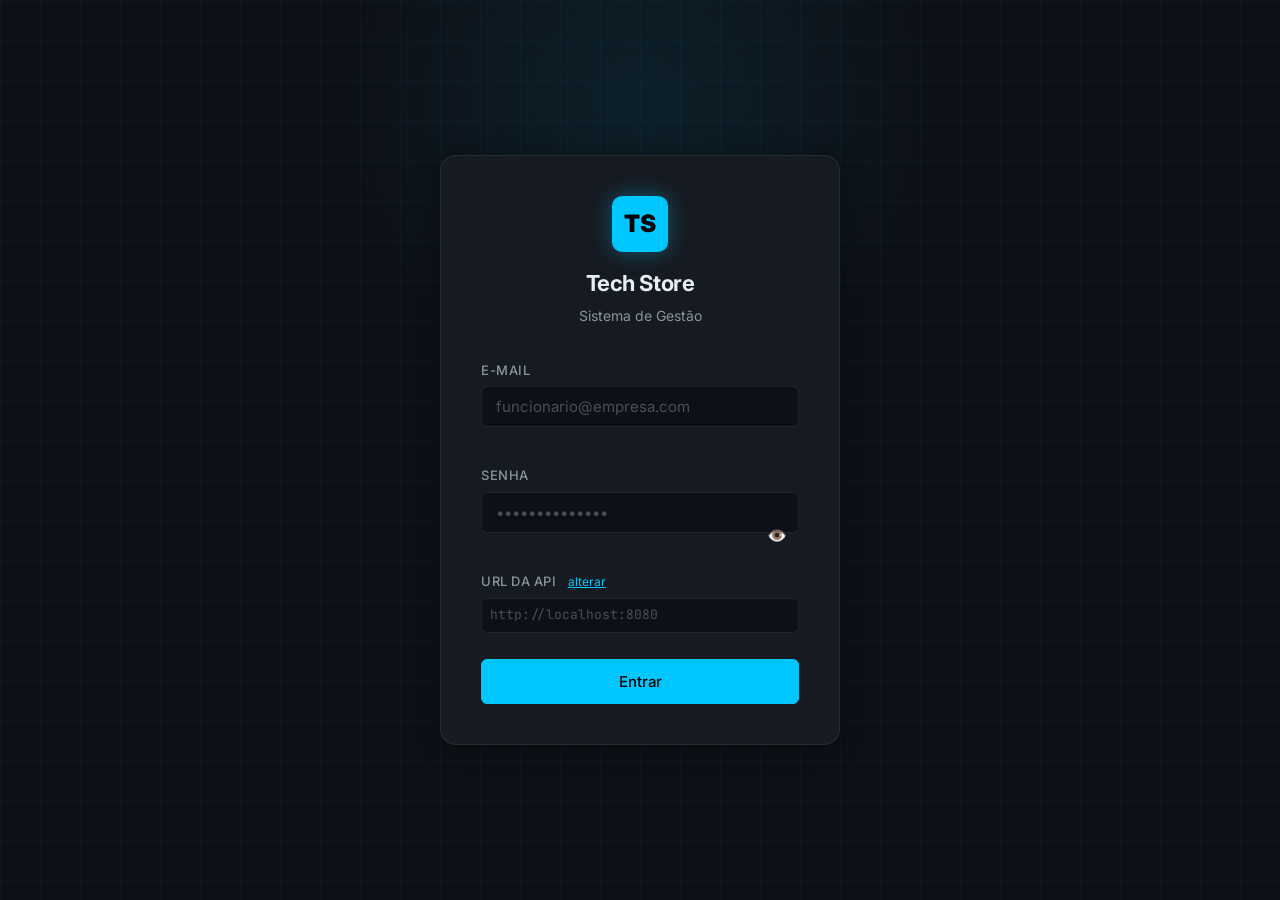
<file: index.html>
<!DOCTYPE html>
<html lang="pt-BR">
<head>
  <meta charset="UTF-8">
  <meta name="viewport" content="width=device-width, initial-scale=1.0">
  <title>Tech Store — Painel</title>
  <link rel="stylesheet" href="css/variables.css">
  <link rel="stylesheet" href="css/base.css">
  <link rel="stylesheet" href="css/layout.css">
</head>
<body>

  <!-- Toast container -->
  <div id="toast-container"></div>

  <!-- ─── App shell ──────────────────────────── -->
  <div class="app-shell">

    <!-- Sidebar -->
    <aside class="sidebar">
      <div class="sidebar-logo">
        <div class="logo-icon">TS</div>
        <div>
          <div class="logo-text">Tech Store</div>
          <div class="logo-sub">Sistema de Gestão</div>
        </div>
      </div>

      <nav class="sidebar-nav">

        <div class="nav-section-label">Geral</div>
        <button class="nav-item" data-page="dashboard">
          <span class="nav-icon">📊</span> Dashboard
        </button>

        <div class="nav-section-label">Operações</div>
        <button class="nav-item" data-page="vendas">
          <span class="nav-icon">🛒</span> Vendas
        </button>
        <button class="nav-item" data-page="produtos">
          <span class="nav-icon">📦</span> Produtos
        </button>
        <button class="nav-item" data-page="clientes">
          <span class="nav-icon">👤</span> Clientes
        </button>

        <div class="nav-section-label">Administração</div>
        <button class="nav-item" data-page="funcionarios">
          <span class="nav-icon">🧑‍💼</span> Funcionários
        </button>
        <button class="nav-item" data-page="empresas">
          <span class="nav-icon">🏢</span> Empresas
        </button>
        <button class="nav-item" data-page="fornecedores">
          <span class="nav-icon">🚚</span> Fornecedores
        </button>
        <button class="nav-item" data-page="categorias">
          <span class="nav-icon">🏷️</span> Categorias
        </button>

      </nav>

      <div class="sidebar-footer">
        <div class="user-info">
          <div class="user-avatar" id="user-avatar">?</div>
          <div>
            <div class="user-name" id="user-name">Usuário</div>
            <div class="user-role">Administrador</div>
          </div>
        </div>
        <button class="btn btn-logout btn-sm" id="btn-logout">
          🚪 Sair
        </button>
      </div>
    </aside>

    <!-- Main content -->
    <div class="main-content">

      <!-- Topbar -->
      <header class="topbar">
        <div style="display:flex;align-items:center;gap:.75rem">
          <button class="hamburger" id="hamburger" aria-label="Menu">☰</button>
          <span class="topbar-title" id="topbar-title">Dashboard</span>
        </div>
        <div class="topbar-actions">
          <div class="api-indicator">
            <div class="api-dot" id="api-status-dot"></div>
            <span id="api-status-label">verificando...</span>
          </div>
          <button class="btn btn-secondary btn-sm" id="btn-api-settings" title="Configurar URL da API">
            ⚙️ API
          </button>
        </div>
      </header>

      <!-- Pages -->
      <main class="page-content">

        <div class="view-page" id="view-dashboard"></div>
        <div class="view-page" id="view-produtos"></div>
        <div class="view-page" id="view-clientes"></div>
        <div class="view-page" id="view-vendas"></div>
        <div class="view-page" id="view-funcionarios"></div>
        <div class="view-page" id="view-empresas"></div>
        <div class="view-page" id="view-fornecedores"></div>
        <div class="view-page" id="view-categorias"></div>

      </main>
    </div>
  </div>

  <!-- ─── Confirm delete modal ────────────────── -->
  <div class="modal-overlay hidden" id="modal-confirm">
    <div class="modal" style="max-width:400px">
      <h2 style="margin-bottom:.75rem">⚠️ Confirmar exclusão</h2>
      <p id="confirm-text" style="color:var(--text-secondary);margin-bottom:1.5rem;font-size:.9375rem"></p>
      <div style="display:flex;justify-content:flex-end;gap:.75rem">
        <button class="btn btn-secondary" onclick="Modal.close('modal-confirm')">Cancelar</button>
        <button class="btn btn-danger" id="confirm-ok">Excluir</button>
      </div>
    </div>
  </div>

  <!-- ─── API settings modal ──────────────────── -->
  <div class="modal-overlay hidden" id="modal-api-settings">
    <div class="modal" style="max-width:420px">
      <button class="modal-close" onclick="Modal.close('modal-api-settings')">✕</button>
      <h2>Configurações da API</h2>
      <p style="color:var(--text-secondary);font-size:.875rem;margin-bottom:1.25rem">
        Informe a URL base do servidor backend.
      </p>
      <div class="form-group">
        <label>URL da API</label>
        <input class="form-control" id="api-url-input" type="url" placeholder="http://localhost:8080">
      </div>
      <div style="display:flex;justify-content:flex-end;gap:.75rem;margin-top:1rem">
        <button class="btn btn-secondary" onclick="Modal.close('modal-api-settings')">Cancelar</button>
        <button class="btn btn-primary" id="btn-save-api-url">Salvar</button>
      </div>
    </div>
  </div>

  <!-- ─── Scripts ─────────────────────────────── -->
  <script src="js/api.js"></script>
  <script src="js/ui.js"></script>

  <!-- Pages — uma entidade por arquivo -->
  <script src="js/pages/dashboard.js"></script>
  <script src="js/pages/produtos.js"></script>
  <script src="js/pages/clientes.js"></script>
  <script src="js/pages/vendas.js"></script>
  <script src="js/pages/funcionarios.js"></script>
  <script src="js/pages/empresas.js"></script>
  <script src="js/pages/fornecedores.js"></script>
  <script src="js/pages/categorias.js"></script>

  <!-- Índice de páginas + roteador (devem vir após os controllers) -->
  <script src="js/pages.js"></script>
  <script src="js/router.js"></script>
  <script>
    // ── Auth guard ────────────────────────────
    if (!sessionStorage.getItem('ts_logged')) {
      window.location.href = 'login.html';
    }

    // ── Preencher dados reais do funcionário ──
    const nomeCompleto = sessionStorage.getItem('ts_user_name') || 'Usuário';
    const cargo        = sessionStorage.getItem('ts_user_cargo') || '';
    const nivelAcesso  = sessionStorage.getItem('ts_user_nivel') || '';
    const imagemUrl    = sessionStorage.getItem('ts_user_imagem') || '';
    const empresaNome  = sessionStorage.getItem('ts_empresa_nome') || '';

    const primeiroNome = nomeCompleto.split(' ')[0];
    const iniciais     = nomeCompleto.split(' ').map(p => p[0]).slice(0, 2).join('').toUpperCase();

    // Avatar: imagem real ou iniciais
    const avatarEl = document.getElementById('user-avatar');
    if (imagemUrl) {
      avatarEl.innerHTML = '<img src="' + imagemUrl + '" alt="' + primeiroNome + '" style="width:100%;height:100%;object-fit:cover;border-radius:50%;">';
    } else {
      avatarEl.textContent = iniciais;
    }

    document.getElementById('user-name').textContent = primeiroNome;

    // Sub-info: cargo e empresa
    const userRoleEl = document.querySelector('.user-role');
    if (userRoleEl) {
      userRoleEl.textContent = cargo
        ? (empresaNome ? cargo + ' · ' + empresaNome : cargo)
        : (empresaNome || nivelAcesso || 'Funcionário');
    }

    avatarEl.title = nomeCompleto + '\n' + cargo;

    // ── Logout ────────────────────────────────
    document.getElementById('btn-logout').addEventListener('click', () => {
      sessionStorage.clear();
      window.location.href = 'login.html';
    });

    // ── Boot ──────────────────────────────────
    Router.init();
  </script>

</body>
</html>
</file>
<file: css/variables.css>
/* =============================================
   TECH STORE — Design Tokens
   ============================================= */

:root {
  /* Palette */
  --bg-base:      #0d1117;
  --bg-surface:   #161b22;
  --bg-card:      #1c2230;
  --bg-hover:     #222d3d;

  --accent:       #00c6ff;
  --accent-dim:   rgba(0, 198, 255, 0.12);
  --accent-glow:  rgba(0, 198, 255, 0.35);

  --success:      #2ea043;
  --warning:      #d29922;
  --danger:       #f85149;
  --danger-dim:   rgba(248, 81, 73, 0.12);

  --text-primary:   #e6edf3;
  --text-secondary: #8b949e;
  --text-muted:     #484f58;

  --border:       rgba(255,255,255,0.08);
  --border-accent: rgba(0,198,255,0.3);

  /* Typography */
  --font-display: 'Inter', system-ui, sans-serif;
  --font-body:    'Inter', system-ui, sans-serif;
  --font-mono:    'JetBrains Mono', 'Fira Code', monospace;

  /* Radius */
  --radius-sm:  6px;
  --radius-md:  10px;
  --radius-lg:  16px;

  /* Shadows */
  --shadow-card: 0 4px 24px rgba(0,0,0,0.4);
  --shadow-glow: 0 0 20px var(--accent-glow);

  /* Transitions */
  --transition: 180ms ease;
}
</file>
<file: css/base.css>
/* =============================================
   TECH STORE — Base / Reset
   ============================================= */

@import url('https://fonts.googleapis.com/css2?family=Inter:wght@300;400;500;600;700&family=JetBrains+Mono:wght@400;500&display=swap');

*, *::before, *::after { box-sizing: border-box; margin: 0; padding: 0; }

html { scroll-behavior: smooth; }

body {
  font-family: var(--font-body);
  background: var(--bg-base);
  color: var(--text-primary);
  min-height: 100vh;
  font-size: 15px;
  line-height: 1.6;
  -webkit-font-smoothing: antialiased;
}

a { color: var(--accent); text-decoration: none; }
a:hover { text-decoration: underline; }

img { max-width: 100%; }

button, input, select, textarea {
  font-family: var(--font-body);
  font-size: inherit;
}

/* ─── Scrollbar ─── */
::-webkit-scrollbar { width: 6px; height: 6px; }
::-webkit-scrollbar-track { background: var(--bg-base); }
::-webkit-scrollbar-thumb { background: var(--text-muted); border-radius: 3px; }

/* ─── Utility ─── */
.hidden { display: none !important; }
.sr-only { position: absolute; width: 1px; height: 1px; overflow: hidden; clip: rect(0,0,0,0); }

/* ─── Toast ─── */
#toast-container {
  position: fixed;
  bottom: 1.5rem;
  right: 1.5rem;
  z-index: 9999;
  display: flex;
  flex-direction: column;
  gap: .5rem;
}

.toast {
  padding: .75rem 1.25rem;
  border-radius: var(--radius-md);
  font-size: .875rem;
  font-weight: 500;
  color: #fff;
  animation: slideIn .25s ease;
  box-shadow: var(--shadow-card);
  max-width: 320px;
}
.toast.success { background: #1a3b22; border: 1px solid var(--success); }
.toast.error   { background: #3b1a1a; border: 1px solid var(--danger); }
.toast.info    { background: #0d2233; border: 1px solid var(--accent); }

@keyframes slideIn {
  from { transform: translateX(110%); opacity: 0; }
  to   { transform: translateX(0);   opacity: 1; }
}

/* ─── Modal overlay ─── */
.modal-overlay {
  position: fixed; inset: 0;
  background: rgba(0,0,0,.65);
  backdrop-filter: blur(4px);
  z-index: 500;
  display: flex; align-items: center; justify-content: center;
  padding: 1rem;
}

.modal-overlay.hidden {
  display: none;
}

.modal {
  background: var(--bg-card);
  border: 1px solid var(--border);
  border-radius: var(--radius-lg);
  padding: 2rem;
  width: 100%;
  max-width: 560px;
  max-height: 85vh;
  overflow-y: auto;
  position: relative;
  box-shadow: var(--shadow-card);
}

.modal h2 {
  font-size: 1.125rem;
  font-weight: 600;
  margin-bottom: 1.5rem;
  color: var(--text-primary);
}

.modal-close {
  position: absolute;
  top: 1rem; right: 1rem;
  background: none;
  border: none;
  color: var(--text-secondary);
  cursor: pointer;
  font-size: 1.25rem;
  line-height: 1;
  padding: .25rem;
  transition: color var(--transition);
}
.modal-close:hover { color: var(--text-primary); }

/* ─── Forms ─── */
.form-group {
  margin-bottom: 1rem;
}

.form-group label {
  display: block;
  font-size: .8125rem;
  font-weight: 500;
  color: var(--text-secondary);
  margin-bottom: .375rem;
  text-transform: uppercase;
  letter-spacing: .04em;
}

.form-control {
  width: 100%;
  padding: .625rem .875rem;
  background: var(--bg-base);
  border: 1px solid var(--border);
  border-radius: var(--radius-sm);
  color: var(--text-primary);
  transition: border-color var(--transition), box-shadow var(--transition);
  outline: none;
}
.form-control:focus {
  border-color: var(--accent);
  box-shadow: 0 0 0 3px var(--accent-dim);
}
.form-control::placeholder { color: var(--text-muted); }

/* ─── Buttons ─── */
.btn {
  display: inline-flex;
  align-items: center;
  gap: .5rem;
  padding: .55rem 1.1rem;
  border-radius: var(--radius-sm);
  border: 1px solid transparent;
  font-weight: 500;
  font-size: .875rem;
  cursor: pointer;
  transition: all var(--transition);
  white-space: nowrap;
}
.btn:disabled { opacity: .5; cursor: not-allowed; }

.btn-primary {
  background: var(--accent);
  color: #000;
  border-color: var(--accent);
}
.btn-primary:hover:not(:disabled) {
  background: #29d4ff;
  box-shadow: 0 0 12px var(--accent-glow);
}

.btn-secondary {
  background: transparent;
  color: var(--text-primary);
  border-color: var(--border);
}
.btn-secondary:hover:not(:disabled) {
  background: var(--bg-hover);
  border-color: var(--text-muted);
}

.btn-danger {
  background: var(--danger-dim);
  color: var(--danger);
  border-color: var(--danger);
}
.btn-danger:hover:not(:disabled) {
  background: var(--danger);
  color: #fff;
}

.btn-sm { padding: .35rem .75rem; font-size: .8125rem; }

/* ─── Table ─── */
.table-wrapper {
  overflow-x: auto;
  border-radius: var(--radius-md);
  border: 1px solid var(--border);
  background: var(--bg-card);
}

table {
  width: 100%;
  border-collapse: collapse;
  font-size: .875rem;
}

thead th {
  background: var(--bg-surface);
  color: var(--text-secondary);
  font-size: .75rem;
  font-weight: 600;
  text-transform: uppercase;
  letter-spacing: .06em;
  padding: .75rem 1rem;
  text-align: left;
  border-bottom: 1px solid var(--border);
  white-space: nowrap;
}

tbody tr {
  border-bottom: 1px solid var(--border);
  transition: background var(--transition);
}
tbody tr:last-child { border-bottom: none; }
tbody tr:hover { background: var(--bg-hover); }

tbody td {
  padding: .875rem 1rem;
  color: var(--text-primary);
  vertical-align: middle;
}

/* ─── Badge ─── */
.badge {
  display: inline-block;
  padding: .2em .6em;
  border-radius: 999px;
  font-size: .75rem;
  font-weight: 600;
}
.badge-success { background: rgba(46,160,67,.15); color: #3fb950; }
.badge-warning { background: rgba(210,153,34,.15); color: #d29922; }
.badge-danger  { background: rgba(248,81,73,.15);  color: #f85149; }
.badge-info    { background: var(--accent-dim);    color: var(--accent); }

/* ─── Search bar ─── */
.search-bar {
  position: relative;
}
.search-bar input {
  padding-left: 2.25rem;
}
.search-bar .icon {
  position: absolute;
  left: .75rem;
  top: 50%;
  transform: translateY(-50%);
  color: var(--text-muted);
  pointer-events: none;
  font-size: 1rem;
}

/* ─── Empty state ─── */
.empty-state {
  text-align: center;
  padding: 3rem 1rem;
  color: var(--text-secondary);
}
.empty-state .icon { font-size: 2.5rem; margin-bottom: .75rem; }
.empty-state p { font-size: .9375rem; }

/* ─── Loading spinner ─── */
.spinner {
  width: 20px; height: 20px;
  border: 2px solid var(--border);
  border-top-color: var(--accent);
  border-radius: 50%;
  animation: spin .7s linear infinite;
  display: inline-block;
}
@keyframes spin { to { transform: rotate(360deg); } }

/* ─── Section header ─── */
.section-header {
  display: flex;
  align-items: center;
  justify-content: space-between;
  gap: 1rem;
  flex-wrap: wrap;
  margin-bottom: 1.5rem;
}
.section-header h1 {
  font-size: 1.375rem;
  font-weight: 700;
  letter-spacing: -.02em;
}

/* ─── Responsive grid ─── */
.grid-2 { display: grid; grid-template-columns: repeat(auto-fit, minmax(220px, 1fr)); gap: 1rem; }
.grid-3 { display: grid; grid-template-columns: repeat(auto-fit, minmax(180px, 1fr)); gap: 1rem; }

/* ─── Stat card ─── */
.stat-card {
  background: var(--bg-card);
  border: 1px solid var(--border);
  border-radius: var(--radius-md);
  padding: 1.25rem 1.5rem;
  transition: border-color var(--transition);
}
.stat-card:hover { border-color: var(--border-accent); }
.stat-card .label {
  font-size: .75rem;
  font-weight: 600;
  text-transform: uppercase;
  letter-spacing: .06em;
  color: var(--text-secondary);
  margin-bottom: .5rem;
}
.stat-card .value {
  font-size: 1.75rem;
  font-weight: 700;
  color: var(--text-primary);
  font-variant-numeric: tabular-nums;
}
.stat-card .sub {
  font-size: .8125rem;
  color: var(--text-muted);
  margin-top: .25rem;
}

/* ─── View pages ─── */
.view-page { display: none; }
.view-page.active { display: block; }

/* ─── Animation ─── */
@keyframes fadeIn {
  from { opacity: 0; transform: translateY(8px); }
  to { opacity: 1; transform: translateY(0); }
}

.view-page {
  animation: fadeIn .3s ease;
}
</file>
<file: css/layout.css>
/* =============================================
   TECH STORE — Layout / Sidebar / Topbar
   ============================================= */

/* ─── App shell ─── */
.app-shell {
  display: flex;
  min-height: 100vh;
}

/* ─── Sidebar ─── */
.sidebar {
  width: 240px;
  min-height: 100vh;
  background: var(--bg-surface);
  border-right: 1px solid var(--border);
  display: flex;
  flex-direction: column;
  position: fixed;
  left: 0; top: 0;
  z-index: 100;
  transition: transform .3s ease;
}

.sidebar-logo {
  padding: 1.5rem 1.25rem 1rem;
  border-bottom: 1px solid var(--border);
  display: flex;
  align-items: center;
  gap: .75rem;
  flex-shrink: 0;
}

.sidebar-logo .logo-icon {
  width: 36px;
  height: 36px;
  background: var(--accent);
  border-radius: var(--radius-sm);
  display: flex;
  align-items: center;
  justify-content: center;
  font-size: 1rem;
  color: #000;
  font-weight: 800;
  flex-shrink: 0;
}

.sidebar-logo .logo-text {
  font-weight: 700;
  font-size: .95rem;
  color: var(--text-primary);
  line-height: 1.2;
}

.sidebar-logo .logo-sub {
  font-size: .7rem;
  color: var(--text-muted);
  font-weight: 400;
}

.sidebar-nav {
  flex: 1;
  padding: 1rem .75rem;
  overflow-y: auto;
}

.nav-section-label {
  font-size: .6875rem;
  font-weight: 600;
  text-transform: uppercase;
  letter-spacing: .08em;
  color: var(--text-muted);
  padding: .5rem .5rem .25rem;
  margin-top: .5rem;
}

.nav-item {
  display: flex;
  align-items: center;
  gap: .625rem;
  padding: .55rem .75rem;
  border-radius: var(--radius-sm);
  color: var(--text-secondary);
  font-size: .875rem;
  font-weight: 500;
  cursor: pointer;
  transition: all var(--transition);
  border: none;
  background: none;
  width: 100%;
  text-align: left;
  margin-bottom: 2px;
}

.nav-item .nav-icon {
  font-size: 1rem;
  flex-shrink: 0;
}

.nav-item:hover {
  background: var(--bg-hover);
  color: var(--text-primary);
}

.nav-item.active {
  background: var(--accent-dim);
  color: var(--accent);
  border-left: 3px solid var(--accent);
  padding-left: calc(.75rem - 3px);
}

/* ─── Sidebar Footer ─── */
.sidebar-footer {
  padding: 1rem .75rem;
  border-top: 1px solid var(--border);
  flex-shrink: 0;
  background: var(--bg-surface);
}

/* User Info dentro do footer */
.user-info {
  display: flex;
  align-items: center;
  gap: .75rem;
  padding: .5rem;
  border-radius: var(--radius-sm);
  transition: background var(--transition);
}

.user-info:hover {
  background: var(--bg-hover);
}

.user-avatar {
  width: 32px;
  height: 32px;
  border-radius: 50%;
  background: var(--accent-dim);
  border: 1px solid var(--border-accent);
  display: flex;
  align-items: center;
  justify-content: center;
  font-size: .875rem;
  color: var(--accent);
  font-weight: 700;
  flex-shrink: 0;
}

.user-details {
  flex: 1;
  min-width: 0;
}

.user-name {
  font-size: .875rem;
  font-weight: 500;
  color: var(--text-primary);
  white-space: nowrap;
  overflow: hidden;
  text-overflow: ellipsis;
}

.user-role {
  font-size: .75rem;
  color: var(--text-muted);
  white-space: nowrap;
  overflow: hidden;
  text-overflow: ellipsis;
}

/* Botão de logout no footer */
.btn-logout {
  width: 100%;
  margin-top: .5rem;
  justify-content: center;
  color: var(--danger);
  border-color: var(--danger-dim);
  background: var(--danger-dim);
  transition: all var(--transition);
}

.btn-logout:hover {
  background: var(--danger);
  color: #fff;
  border-color: var(--danger);
}

.btn-logout .icon {
  font-size: 1rem;
}

/* ─── Main area ─── */
.main-content {
  margin-left: 240px;
  flex: 1;
  display: flex;
  flex-direction: column;
  min-height: 100vh;
}

/* ─── Topbar ─── */
.topbar {
  height: 60px;
  background: var(--bg-surface);
  border-bottom: 1px solid var(--border);
  display: flex;
  align-items: center;
  justify-content: space-between;
  padding: 0 1.5rem;
  position: sticky;
  top: 0;
  z-index: 50;
  flex-shrink: 0;
}

.topbar-left {
  display: flex;
  align-items: center;
  gap: .75rem;
}

.topbar-title {
  font-size: 1rem;
  font-weight: 600;
  color: var(--text-primary);
}

.topbar-actions {
  display: flex;
  align-items: center;
  gap: .75rem;
}

/* ─── API Indicator ─── */
.api-indicator {
  display: flex;
  align-items: center;
  gap: .4rem;
  font-size: .75rem;
  color: var(--text-secondary);
}

.api-dot {
  width: 7px;
  height: 7px;
  border-radius: 50%;
  background: var(--text-muted);
  transition: background .3s;
}

.api-dot.online {
  background: var(--success);
  box-shadow: 0 0 6px var(--success);
}

.api-dot.offline {
  background: var(--danger);
}

/* ─── Button Icon ─── */
.btn-icon {
  width: 32px;
  height: 32px;
  padding: 0;
  display: inline-flex;
  align-items: center;
  justify-content: center;
  border-radius: var(--radius-sm);
  border: 1px solid var(--border);
  background: transparent;
  color: var(--text-secondary);
  cursor: pointer;
  transition: all var(--transition);
}

.btn-icon:hover {
  background: var(--bg-hover);
  color: var(--text-primary);
  border-color: var(--text-muted);
}

/* ─── Page content ─── */
.page-content {
  padding: 1.75rem 1.5rem;
  flex: 1;
}

/* ─── Hamburger (mobile) ─── */
.hamburger {
  display: none;
  background: none;
  border: none;
  color: var(--text-primary);
  font-size: 1.25rem;
  cursor: pointer;
  padding: .25rem;
  border-radius: var(--radius-sm);
  transition: background var(--transition);
}

.hamburger:hover {
  background: var(--bg-hover);
}

/* ─── Responsive ─── */
@media (max-width: 768px) {
  .sidebar {
    transform: translateX(-100%);
    width: 280px;
    box-shadow: none;
  }
  
  .sidebar.open {
    transform: translateX(0);
    box-shadow: 4px 0 24px rgba(0,0,0,.5);
  }
  
  .main-content {
    margin-left: 0;
  }
  
  .hamburger {
    display: flex;
  }
  
  .page-content {
    padding: 1.25rem 1rem;
  }
  
  .topbar {
    padding: 0 1rem;
  }
  
  .sidebar-footer {
    padding: 0.75rem;
  }
  
  .user-info {
    padding: 0.375rem;
  }
}

@media (max-width: 480px) {
  .topbar-title {
    font-size: .875rem;
  }
  
  .api-indicator span:not(.api-dot) {
    display: none;
  }
  
  .page-content {
    padding: 1rem 0.75rem;
  }
  
  .sidebar {
    width: 260px;
  }
}
</file>
<file: css/login.css>
/* =============================================
   TECH STORE — Login Page
   ============================================= */

.login-page {
  min-height: 100vh;
  background: var(--bg-base);
  display: flex;
  align-items: center;
  justify-content: center;
  padding: 1.5rem;
  position: relative;
  overflow: hidden;
}

/* background grid effect */
.login-page::before {
  content: '';
  position: absolute;
  inset: 0;
  background-image:
    linear-gradient(rgba(0,198,255,.04) 1px, transparent 1px),
    linear-gradient(90deg, rgba(0,198,255,.04) 1px, transparent 1px);
  background-size: 40px 40px;
  pointer-events: none;
}

/* radial glow */
.login-page::after {
  content: '';
  position: absolute;
  top: -200px; left: 50%;
  transform: translateX(-50%);
  width: 600px; height: 600px;
  border-radius: 50%;
  background: radial-gradient(circle, rgba(0,198,255,.08) 0%, transparent 70%);
  pointer-events: none;
}

.login-card {
  background: var(--bg-surface);
  border: 1px solid var(--border);
  border-radius: var(--radius-lg);
  padding: 2.5rem;
  width: 100%;
  max-width: 400px;
  position: relative;
  z-index: 1;
  box-shadow: var(--shadow-card);
}

.login-logo {
  text-align: center;
  margin-bottom: 2rem;
}

.login-logo-icon {
  width: 56px; height: 56px;
  background: var(--accent);
  border-radius: var(--radius-md);
  display: inline-flex;
  align-items: center;
  justify-content: center;
  font-size: 1.5rem;
  color: #000;
  font-weight: 900;
  margin-bottom: .875rem;
  box-shadow: var(--shadow-glow);
}

.login-title {
  font-size: 1.375rem;
  font-weight: 700;
  color: var(--text-primary);
  letter-spacing: -.02em;
}

.login-sub {
  font-size: .875rem;
  color: var(--text-secondary);
  margin-top: .25rem;
}

.login-form { margin-top: 1.75rem; }

.login-form .form-group { margin-bottom: 1.125rem; }

.login-form .btn {
  width: 100%;
  justify-content: center;
  padding: .75rem 1.5rem;
  font-size: .9375rem;
  margin-top: .5rem;
}

.login-hint {
  text-align: center;
  margin-top: 1.5rem;
  font-size: .8125rem;
  color: var(--text-muted);
}

.login-hint code {
  font-family: var(--font-mono);
  background: var(--bg-card);
  padding: .1em .4em;
  border-radius: 4px;
  color: var(--accent);
}

.login-error {
  background: var(--danger-dim);
  border: 1px solid var(--danger);
  border-radius: var(--radius-sm);
  color: var(--danger);
  padding: .625rem .875rem;
  font-size: .875rem;
  margin-bottom: 1rem;
  display: none;
}
.login-error.visible { display: block; }

/* ── Field-level errors ──────────────────────── */
.field-error {
  display: block;
  font-size: .75rem;
  color: var(--danger);
  margin-top: .25rem;
  min-height: 1rem;
}

/* ── Show/hide senha button ─────────────────── */
.toggle-senha {
  position: absolute;
  right: .75rem;
  bottom: .625rem;
  background: none;
  border: none;
  cursor: pointer;
  font-size: 1rem;
  line-height: 1;
  padding: 0;
  color: var(--text-muted);
  transition: color var(--transition);
}
.toggle-senha:hover { color: var(--text-primary); }

/* ── API URL inline ──────────────────────────── */
.api-url-display {
  font-size: .8125rem;
  font-family: var(--font-mono);
  color: var(--text-muted);
  padding: .375rem .5rem;
  background: var(--bg-base);
  border: 1px solid var(--border);
  border-radius: var(--radius-sm);
}

.link-btn {
  background: none;
  border: none;
  color: var(--accent);
  font-size: .75rem;
  cursor: pointer;
  padding: 0 .25rem;
  text-decoration: underline;
  margin-left: .25rem;
}

/* ── Validation checklist ────────────────────── */
.login-checklist {
  margin-top: 1.25rem;
  border-top: 1px solid var(--border);
  padding-top: 1rem;
  display: flex;
  flex-direction: column;
  gap: .5rem;
}

.check-item {
  display: flex;
  align-items: center;
  gap: .625rem;
  font-size: .8125rem;
  color: var(--text-secondary);
  transition: color var(--transition);
}

.check-item .check-icon {
  font-size: .9rem;
  width: 20px;
  text-align: center;
  flex-shrink: 0;
}

.check-item.ok    { color: #3fb950; }
.check-item.error { color: var(--danger); }
.check-item.loading { color: var(--text-muted); }
</file>
